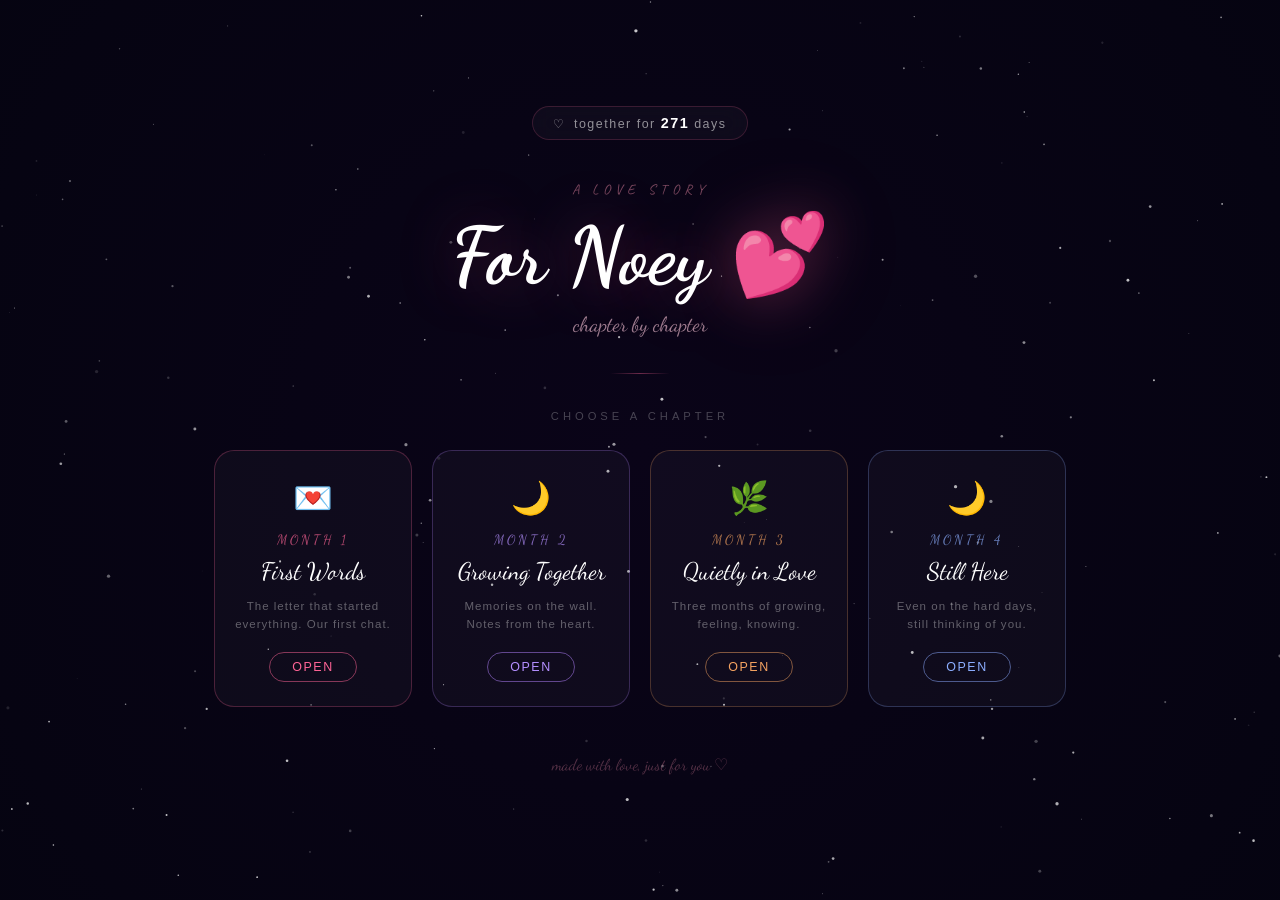
<file: index.html>
<!DOCTYPE html>
<html lang="en">
<head>
  <link rel="icon" href="https://cdn-icons-png.flaticon.com/512/833/833472.png" type="image/x-icon">
  <meta charset="UTF-8">
  <meta name="viewport" content="width=device-width, initial-scale=1.0">
  <title>For Noey 💕</title>
  <link rel="preconnect" href="https://fonts.googleapis.com">
  <link rel="preconnect" href="https://fonts.gstatic.com" crossorigin>
  <link href="https://fonts.googleapis.com/css2?family=Dancing+Script:wght@400..700&family=Caveat:wght@400;600&display=swap" rel="stylesheet">
  <style>
    *, *::before, *::after { box-sizing: border-box; margin: 0; padding: 0; }
    html, body { height: 100%; }

    body {
      background: #04040f;
      font-family: 'Segoe UI', Tahoma, Geneva, Verdana, sans-serif;
      color: #fff;
      overflow-x: hidden;
      min-height: 100vh;
      display: flex;
      flex-direction: column;
      align-items: center;
      justify-content: center;
    }

    canvas#bg {
      position: fixed;
      inset: 0;
      z-index: 0;
      pointer-events: none;
    }

    .page {
      position: relative;
      z-index: 1;
      width: 100%;
      max-width: 900px;
      padding: 40px 24px 60px;
      display: flex;
      flex-direction: column;
      align-items: center;
      gap: 0;
    }

    /* ---- counter ---- */
    .counter-wrap {
      display: flex;
      align-items: center;
      gap: 8px;
      background: rgba(255,255,255,0.03);
      border: 1px solid rgba(255,100,150,0.18);
      backdrop-filter: blur(12px);
      padding: 8px 20px;
      border-radius: 30px;
      margin-bottom: 40px;
      animation: fadeDown 0.7s ease both;
    }

    .counter-heart { color: #ff6496; font-size: 0.85rem; }

    .counter-wrap span {
      font-size: 0.78rem;
      color: rgba(255,255,255,0.55);
      letter-spacing: 1.5px;
    }

    .counter-wrap strong {
      color: #fff;
      font-size: 0.9rem;
      font-weight: 600;
    }

    /* ---- hero ---- */
    .hero-label {
      font-family: 'Caveat', cursive;
      font-size: 0.9rem;
      letter-spacing: 5px;
      text-transform: uppercase;
      color: rgba(255,150,180,0.45);
      margin-bottom: 12px;
      animation: fadeDown 0.7s ease 0.1s both;
    }

    .hero-title {
      font-family: 'Dancing Script', cursive;
      font-size: clamp(2.6rem, 7vw, 5rem);
      color: #fff;
      text-shadow: 0 0 60px rgba(255,100,150,0.35), 0 0 120px rgba(255,100,150,0.12);
      text-align: center;
      line-height: 1.15;
      animation: fadeDown 0.8s ease 0.2s both;
    }

    .hero-sub {
      font-family: 'Dancing Script', cursive;
      font-size: 1.3rem;
      color: rgba(255,200,220,0.6);
      margin-top: 10px;
      animation: fadeDown 0.8s ease 0.3s both;
    }

    .divider {
      width: 60px;
      height: 1px;
      background: linear-gradient(to right, transparent, rgba(255,100,150,0.4), transparent);
      margin: 36px auto;
      animation: fadeDown 0.8s ease 0.4s both;
    }

    /* ---- chapter grid ---- */
    .chapter-label {
      font-size: 0.7rem;
      letter-spacing: 4px;
      text-transform: uppercase;
      color: rgba(255,255,255,0.25);
      margin-bottom: 28px;
      animation: fadeDown 0.8s ease 0.5s both;
    }

    .chapters {
      display: grid;
      grid-template-columns: repeat(4, 1fr);
      gap: 20px;
      width: 100%;
      animation: fadeDown 0.9s ease 0.6s both;
    }

    @media (max-width: 600px) {
      .chapters { grid-template-columns: repeat(2, 1fr); max-width: 480px; }
    }

    .chapter-card {
      position: relative;
      background: rgba(255,255,255,0.03);
      border: 1px solid rgba(255,255,255,0.08);
      border-radius: 20px;
      padding: 28px 20px 24px;
      text-decoration: none;
      color: inherit;
      display: flex;
      flex-direction: column;
      align-items: center;
      gap: 10px;
      transition: background 0.3s, border-color 0.3s, transform 0.3s, box-shadow 0.3s;
      overflow: hidden;
      cursor: pointer;
    }

    .chapter-card::before {
      content: '';
      position: absolute;
      inset: 0;
      border-radius: 20px;
      opacity: 0;
      transition: opacity 0.3s;
    }

    .chapter-card:hover {
      transform: translateY(-6px);
    }

    /* month 1 — pink rose */
    .chapter-card.m1 { border-color: rgba(255,100,150,0.25); }
    .chapter-card.m1::before { background: radial-gradient(circle at 50% 0%, rgba(255,100,150,0.12), transparent 70%); }
    .chapter-card.m1:hover { border-color: rgba(255,100,150,0.55); box-shadow: 0 12px 40px rgba(255,100,150,0.18); }
    .chapter-card.m1:hover::before { opacity: 1; }
    .chapter-card.m1 .c-num { color: #ff6496; }
    .chapter-card.m1 .c-btn { border-color: rgba(255,100,150,0.5); color: #ff6496; }
    .chapter-card.m1 .c-btn:hover { background: #c0395e; color: #fff; border-color: #c0395e; }

    /* month 2 — moonlight lavender */
    .chapter-card.m2 { border-color: rgba(180,130,255,0.25); }
    .chapter-card.m2::before { background: radial-gradient(circle at 50% 0%, rgba(180,130,255,0.12), transparent 70%); }
    .chapter-card.m2:hover { border-color: rgba(180,130,255,0.55); box-shadow: 0 12px 40px rgba(180,130,255,0.18); }
    .chapter-card.m2:hover::before { opacity: 1; }
    .chapter-card.m2 .c-num { color: #b48fff; }
    .chapter-card.m2 .c-btn { border-color: rgba(180,130,255,0.5); color: #b48fff; }
    .chapter-card.m2 .c-btn:hover { background: #7b2d8b; color: #fff; border-color: #7b2d8b; }

    /* month 3 — golden firefly */
    .chapter-card.m3 { border-color: rgba(244,162,97,0.25); }
    .chapter-card.m3::before { background: radial-gradient(circle at 50% 0%, rgba(244,162,97,0.12), transparent 70%); }
    .chapter-card.m3:hover { border-color: rgba(244,162,97,0.55); box-shadow: 0 12px 40px rgba(244,162,97,0.18); }
    .chapter-card.m3:hover::before { opacity: 1; }
    .chapter-card.m3 .c-num { color: #f4a261; }
    .chapter-card.m3 .c-btn { border-color: rgba(244,162,97,0.5); color: #f4a261; }
    .chapter-card.m3 .c-btn:hover { background: #d4742a; color: #fff; border-color: #d4742a; }

    .c-emoji { font-size: 2rem; margin-bottom: 4px; }

    .c-num {
      font-family: 'Dancing Script', cursive;
      font-size: 0.85rem;
      letter-spacing: 3px;
      text-transform: uppercase;
      opacity: 0.7;
    }

    .c-title {
      font-family: 'Dancing Script', cursive;
      font-size: 1.5rem;
      color: #fff;
      text-align: center;
      line-height: 1.2;
    }

    .c-desc {
      font-size: 0.72rem;
      letter-spacing: 1px;
      color: rgba(255,255,255,0.35);
      text-align: center;
      line-height: 1.6;
    }

    .c-btn {
      margin-top: 8px;
      padding: 7px 22px;
      border-radius: 20px;
      border: 1.5px solid;
      background: transparent;
      font-size: 0.78rem;
      letter-spacing: 1.5px;
      text-transform: uppercase;
      cursor: pointer;
      transition: background 0.2s, color 0.2s, border-color 0.2s;
      font-family: inherit;
    }

    .site-footer {
      margin-top: 48px;
      font-family: 'Dancing Script', cursive;
      font-size: 1rem;
      color: rgba(255,150,180,0.3);
      animation: fadeDown 0.9s ease 0.8s both;
    }

    /* month 4 — cool blue */
    .chapter-card.m4 { border-color: rgba(140,170,255,0.25); }
    .chapter-card.m4::before { background: radial-gradient(circle at 50% 0%, rgba(140,170,255,0.12), transparent 70%); }
    .chapter-card.m4:hover { border-color: rgba(140,170,255,0.55); box-shadow: 0 12px 40px rgba(140,170,255,0.18); }
    .chapter-card.m4:hover::before { opacity: 1; }
    .chapter-card.m4 .c-num { color: #8caeff; }
    .chapter-card.m4 .c-btn { border-color: rgba(140,170,255,0.5); color: #8caeff; }
    .chapter-card.m4 .c-btn:hover { background: #3a5abf; color: #fff; border-color: #3a5abf; }

    @keyframes fadeDown {
      from { opacity: 0; transform: translateY(-16px); }
      to   { opacity: 1; transform: translateY(0); }
    }
  </style>
</head>
<body>
  <canvas id="bg"></canvas>

  <div class="page">

    <div class="counter-wrap">
      <span class="counter-heart">♡</span>
      <span>together for <strong id="dayCount">...</strong> days</span>
    </div>

    <p class="hero-label">a love story</p>
    <h1 class="hero-title">For Noey 💕</h1>
    <p class="hero-sub">chapter by chapter</p>

    <div class="divider"></div>

    <p class="chapter-label">choose a chapter</p>

    <div class="chapters">
      <a class="chapter-card m1" href="loveletter/index.html">
        <div class="c-emoji">💌</div>
        <div class="c-num">Month 1</div>
        <div class="c-title">First Words</div>
        <div class="c-desc">The letter that started everything. Our first chat.</div>
        <button class="c-btn">Open</button>
      </a>

      <a class="chapter-card m2" href="loveletter2/index.html">
        <div class="c-emoji">🌙</div>
        <div class="c-num">Month 2</div>
        <div class="c-title">Growing Together</div>
        <div class="c-desc">Memories on the wall. Notes from the heart.</div>
        <button class="c-btn">Open</button>
      </a>

      <a class="chapter-card m3" href="loveletter3/index.html">
        <div class="c-emoji">🌿</div>
        <div class="c-num">Month 3</div>
        <div class="c-title">Quietly in Love</div>
        <div class="c-desc">Three months of growing, feeling, knowing.</div>
        <button class="c-btn">Open</button>
      </a>

      <a class="chapter-card m4" href="loveletter4/index.html">
        <div class="c-emoji">🌙</div>
        <div class="c-num">Month 4</div>
        <div class="c-title">Still Here</div>
        <div class="c-desc">Even on the hard days, still thinking of you.</div>
        <button class="c-btn">Open</button>
      </a>
    </div>

    <footer class="site-footer">made with love, just for you ♡</footer>
  </div>

  <script>
    // day counter
    (function () {
      const start = new Date("2026-03-08T14:30:00");
      function update() {
        const d = Math.floor((new Date() - start) / 86400000);
        document.getElementById('dayCount').textContent = d;
      }
      update();
      setInterval(update, 60000);
    })();

    // soft particle background
    (function () {
      const canvas = document.getElementById('bg');
      const ctx = canvas.getContext('2d');
      let W, H, pts = [];

      function resize() {
        W = canvas.width  = window.innerWidth;
        H = canvas.height = window.innerHeight;
        build();
      }

      function build() {
        pts = [];
        const n = Math.floor((W * H) / 6000);
        for (let i = 0; i < n; i++) {
          pts.push({
            x: Math.random() * W,
            y: Math.random() * H,
            r: Math.random() * 1.4 + 0.3,
            a: Math.random() * 0.6 + 0.15,
            as: (Math.random() * 0.012 + 0.003) * (Math.random() > 0.5 ? 1 : -1),
          });
        }
      }

      function draw() {
        ctx.clearRect(0, 0, W, H);
        const g = ctx.createRadialGradient(W/2, H/2, 0, W/2, H/2, Math.max(W,H)*0.8);
        g.addColorStop(0, '#0a0418');
        g.addColorStop(1, '#04040f');
        ctx.fillStyle = g;
        ctx.fillRect(0, 0, W, H);

        for (const p of pts) {
          p.a += p.as;
          if (p.a > 0.8 || p.a < 0.1) p.as *= -1;
          ctx.save();
          ctx.globalAlpha = p.a;
          ctx.beginPath();
          ctx.arc(p.x, p.y, p.r, 0, Math.PI*2);
          ctx.fillStyle = '#fff';
          ctx.fill();
          ctx.restore();
        }
        requestAnimationFrame(draw);
      }

      window.addEventListener('resize', resize);
      resize();
      draw();
    })();
  </script>
</body>
</html>
</file>
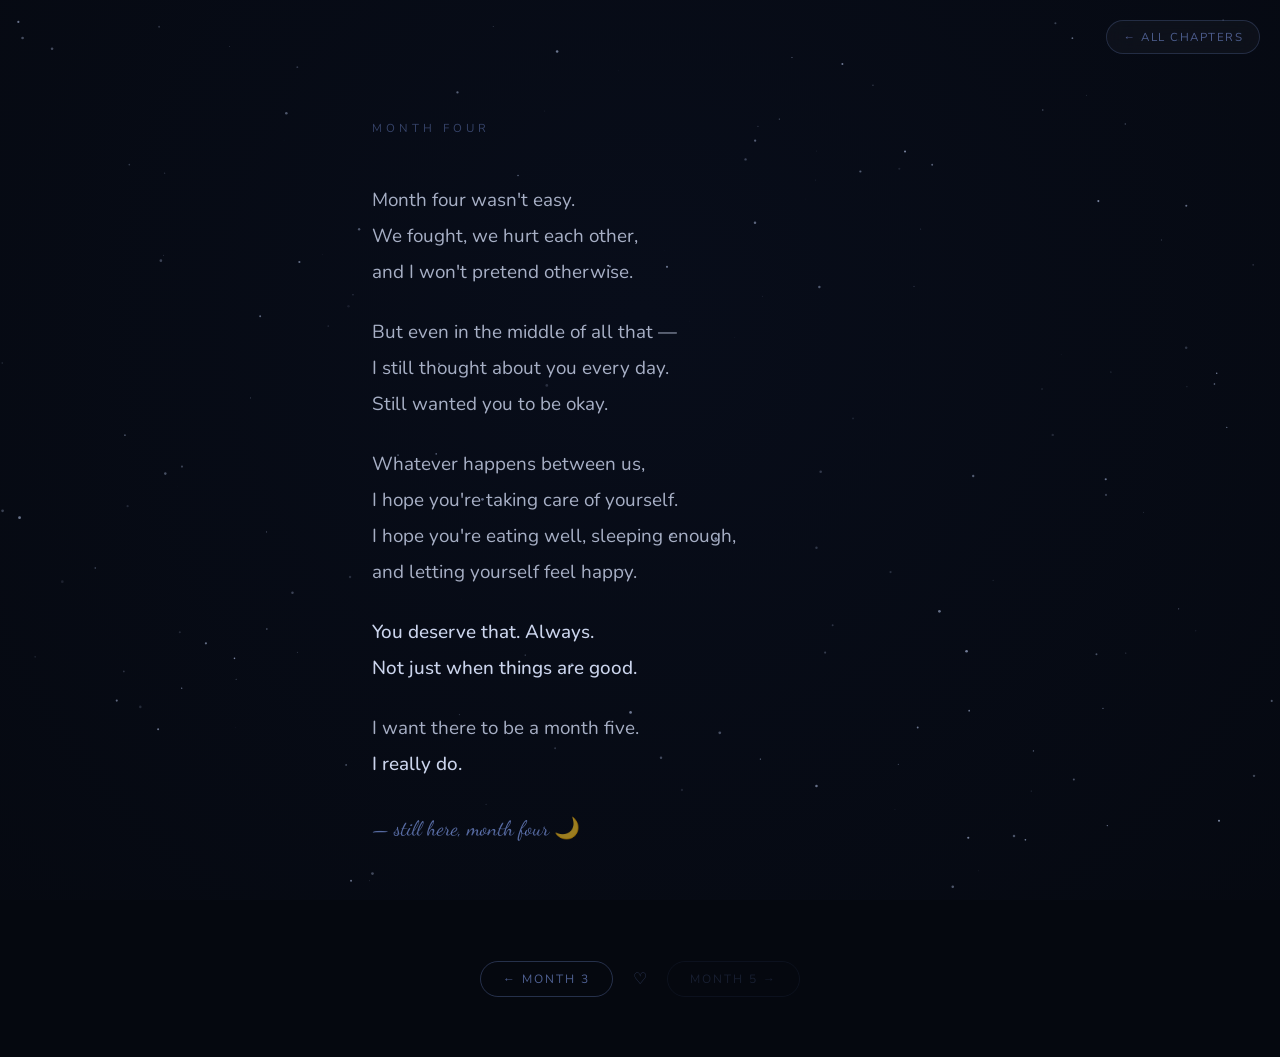
<file: loveletter4/index.html>
<!DOCTYPE html>
<html lang="en">
<head>
  <link rel="icon" href="https://cdn-icons-png.flaticon.com/512/833/833472.png" type="image/x-icon">
  <meta charset="UTF-8">
  <meta name="viewport" content="width=device-width, initial-scale=1.0">
  <title>Month 4 — For Noey</title>
  <link rel="preconnect" href="https://fonts.googleapis.com">
  <link rel="preconnect" href="https://fonts.gstatic.com" crossorigin>
  <link href="https://fonts.googleapis.com/css2?family=Nunito:wght@300;400;500;600&family=Dancing+Script:wght@400;600&display=swap" rel="stylesheet">
  <link rel="stylesheet" href="style.css">
</head>
<body>

<canvas id="bg"></canvas>

<a class="nav-btn" href="../index.html">← All Chapters</a>

<main class="page">

  <p class="month-label">month four</p>

  <div class="note-wrap">
    <p class="note-line" style="--i:0">Month four wasn't easy.</p>
    <p class="note-line" style="--i:1">We fought, we hurt each other,</p>
    <p class="note-line" style="--i:2">and I won't pretend otherwise.</p>

    <div class="note-gap"></div>

    <p class="note-line" style="--i:3">But even in the middle of all that —</p>
    <p class="note-line" style="--i:4">I still thought about you every day.</p>
    <p class="note-line" style="--i:5">Still wanted you to be okay.</p>

    <div class="note-gap"></div>

    <p class="note-line" style="--i:6">Whatever happens between us,</p>
    <p class="note-line" style="--i:7">I hope you're taking care of yourself.</p>
    <p class="note-line" style="--i:8">I hope you're eating well, sleeping enough,</p>
    <p class="note-line" style="--i:9">and letting yourself feel happy.</p>

    <div class="note-gap"></div>

    <p class="note-line note-last" style="--i:10">You deserve that. Always.</p>
    <p class="note-line note-last" style="--i:11">Not just when things are good.</p>

    <div class="note-gap"></div>

    <p class="note-line" style="--i:12">I want there to be a month five.</p>
    <p class="note-line note-last" style="--i:13">I really do.</p>

    <div class="note-gap"></div>

    <p class="note-sig" style="--i:14">— still here, month four 🌙</p>
  </div>

</main>

<div class="chapter-nav">
  <a class="chapter-btn prev" href="../loveletter3/index.html">&larr; Month 3</a>
  <div class="chapter-heart">♡</div>
  <span class="chapter-btn next disabled">Month 5 &rarr;</span>
</div>

<script src="script.js"></script>
</body>
</html>
</file>
<file: loveletter4/style.css>
*, *::before, *::after { box-sizing: border-box; margin: 0; padding: 0; }
html, body { min-height: 100%; }

body {
  background: #05080f;
  font-family: 'Nunito', sans-serif;
  color: #fff;
  overflow-x: hidden;
  display: flex;
  flex-direction: column;
  align-items: center;
  min-height: 100vh;
}

canvas#bg {
  position: fixed;
  inset: 0;
  z-index: 0;
  pointer-events: none;
}

/* ── nav ── */
.nav-btn {
  position: fixed;
  top: 20px; right: 20px;
  z-index: 99;
  font-size: 0.72rem;
  letter-spacing: 1.5px;
  text-transform: uppercase;
  color: rgba(140,170,255,0.5);
  text-decoration: none;
  background: rgba(255,255,255,0.03);
  border: 1px solid rgba(140,170,255,0.18);
  backdrop-filter: blur(10px);
  padding: 8px 16px;
  border-radius: 20px;
  transition: color 0.2s, border-color 0.2s;
}
.nav-btn:hover {
  color: rgba(140,170,255,0.9);
  border-color: rgba(140,170,255,0.4);
}

/* ── page ── */
.page {
  position: relative;
  z-index: 1;
  width: 100%;
  max-width: 600px;
  padding: 120px 32px 80px;
  display: flex;
  flex-direction: column;
  align-items: flex-start;
}

.month-label {
  font-family: 'Nunito', sans-serif;
  font-size: 0.72rem;
  letter-spacing: 4px;
  text-transform: uppercase;
  color: rgba(140,170,255,0.35);
  margin-bottom: 48px;
  animation: fadeUp 0.8s ease both;
}

/* ── note ── */
.note-wrap {
  display: flex;
  flex-direction: column;
  gap: 2px;
}

.note-gap { height: 22px; }

.note-line {
  font-size: clamp(1rem, 2.8vw, 1.18rem);
  font-weight: 400;
  color: rgba(220, 230, 255, 0.75);
  line-height: 1.8;
  opacity: 0;
  transform: translateY(10px);
  animation: fadeUp 0.7s ease forwards;
  animation-delay: calc(0.3s + var(--i) * 0.12s);
}

.note-last {
  color: rgba(220, 230, 255, 0.92);
  font-weight: 500;
}

.note-sig {
  font-family: 'Dancing Script', cursive;
  font-size: 1.3rem;
  color: rgba(140,170,255,0.6);
  opacity: 0;
  transform: translateY(10px);
  animation: fadeUp 0.7s ease forwards;
  animation-delay: calc(0.3s + var(--i) * 0.12s);
  margin-top: 8px;
}

@keyframes fadeUp {
  to { opacity: 1; transform: translateY(0); }
}

/* ── chapter nav ── */
.chapter-nav {
  position: relative;
  z-index: 1;
  display: flex;
  align-items: center;
  gap: 20px;
  padding: 40px 32px 60px;
}

.chapter-btn {
  font-size: 0.75rem;
  letter-spacing: 2px;
  text-transform: uppercase;
  text-decoration: none;
  padding: 9px 22px;
  border-radius: 20px;
  border: 1px solid rgba(140,170,255,0.25);
  color: rgba(140,170,255,0.55);
  transition: color 0.2s, border-color 0.2s;
}
.chapter-btn:hover { color: rgba(140,170,255,0.9); border-color: rgba(140,170,255,0.5); }
.chapter-btn.disabled { opacity: 0.25; pointer-events: none; }

.chapter-heart {
  font-size: 1rem;
  color: rgba(140,170,255,0.3);
  animation: pulse 2s ease-in-out infinite;
}

@keyframes pulse {
  0%, 100% { transform: scale(1); opacity: 0.3; }
  50%       { transform: scale(1.2); opacity: 0.6; }
}

/* ── responsive ── */
@media (max-width: 480px) {
  .page { padding: 100px 24px 60px; }
  .note-line { font-size: 0.97rem; }
}
</file>
